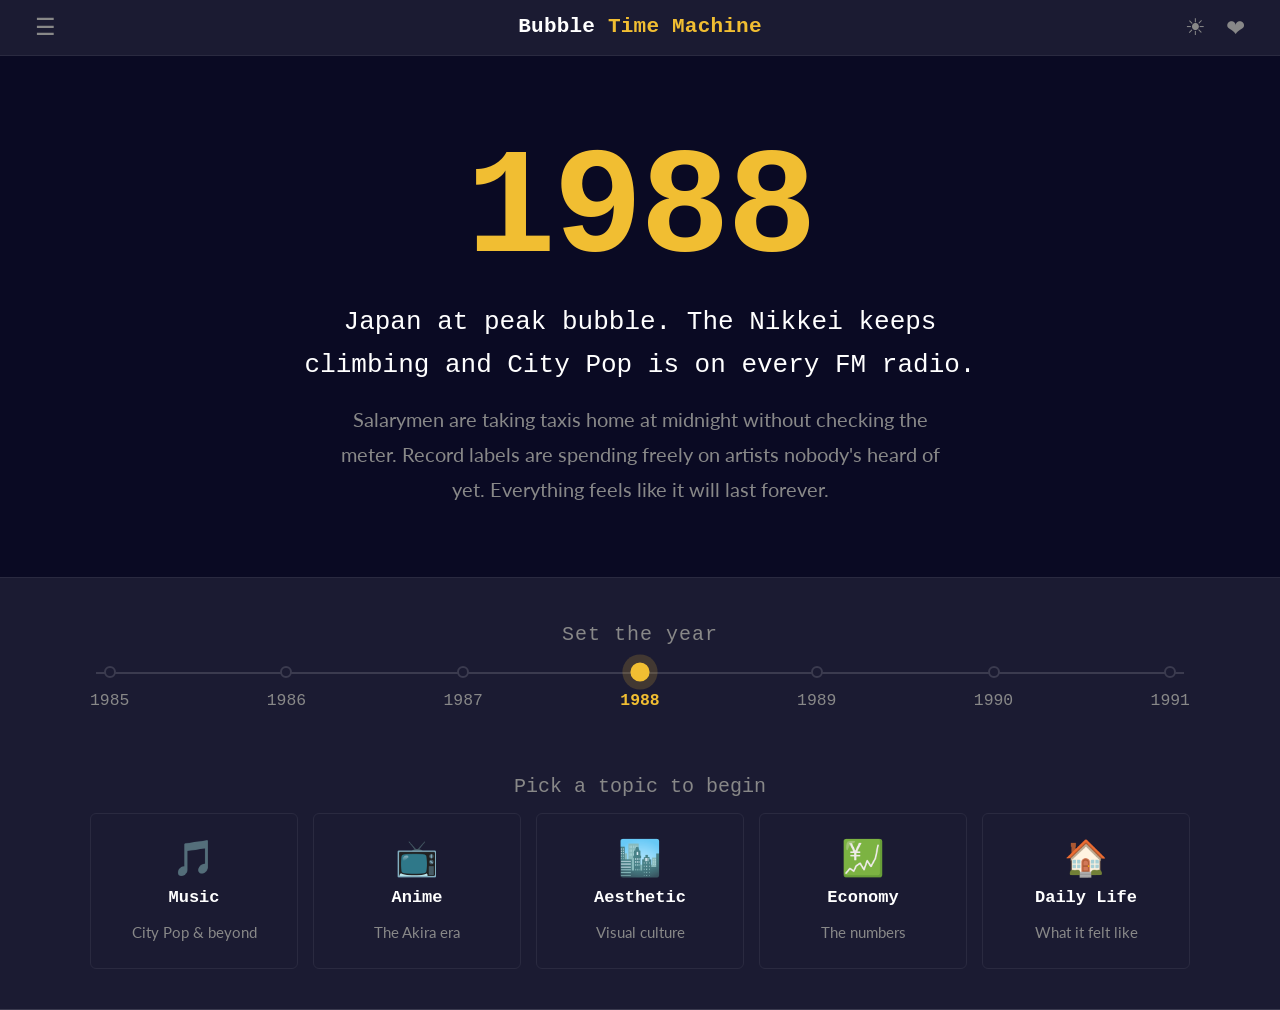
<file: index.html>
<!DOCTYPE html>
<html lang="en">
<head>
  <meta charset="UTF-8" />
  <meta name="viewport" content="width=device-width, initial-scale=1.0, viewport-fit=cover" />
  <title>Bubble Time Machine</title>
  <meta name="description" content="Explore Japan's bubble economy through music, anime, aesthetics, economics, and daily life. 140 deep-dive sections covering 1985–1991." />
  <meta property="og:title" content="Bubble Time Machine" />
  <meta property="og:description" content="An interactive guide to Japan's bubble economy era — City Pop, Akira, luxury culture, and the crash." />
  <meta property="og:type" content="website" />
  <link rel="icon" type="image/png" href="https://cdn.freecodecamp.org/universal/favicons/favicon.ico" />
  <link rel="preconnect" href="https://fonts.googleapis.com" />
  <link rel="preconnect" href="https://fonts.gstatic.com" crossorigin />
  <link href="https://fonts.googleapis.com/css2?family=Lato:ital,wght@0,300;0,400;0,700;1,400&display=swap" rel="stylesheet" />
  <link rel="stylesheet" href="style.css" />
</head>
<body>

  <!-- ════════════════════ NAV ════════════════════ -->
  <nav class="nav" role="navigation" aria-label="Main navigation">
    <div class="nav-left">
      <button class="nav-icon-btn" id="dashboardBtn" aria-label="Open dashboard">&#9776;</button>
    </div>
    <div class="nav-brand">
      <span class="nav-brand-white">Bubble</span><span class="nav-brand-yellow"> Time Machine</span>
    </div>
    <div class="nav-right">
      <button class="nav-icon-btn" id="themeToggleBtn" aria-label="Switch to light mode">&#9728;</button>
      <a class="nav-icon-btn nav-icon-btn--heart" href="https://www.freecodecamp.org/donate/" target="_blank" rel="noopener noreferrer" aria-label="Support freeCodeCamp">&#10084;</a>
    </div>
  </nav>

  <!-- ════════════════════ DASHBOARD ════════════════════ -->
  <div class="dashboard-overlay" id="dashboardOverlay"></div>
  <aside class="dashboard-panel" id="dashboardPanel" aria-label="Progress dashboard">
    <div class="dashboard-header">
      <span class="dashboard-title">Save Progress</span>
      <button class="dashboard-close" id="dashboardClose" aria-label="Close dashboard">&#10005;</button>
    </div>
    <div class="dashboard-body">

      <div class="dashboard-section">
        <div class="dashboard-section-label">Your name</div>
        <div class="dashboard-name-row">
          <input class="dashboard-input" id="userName" type="text" placeholder="Enter" maxlength="40" />
          <button class="dashboard-btn-sm" id="saveNameBtn">Save</button>
        </div>
      </div>

      <div class="dashboard-section">
        <div class="dashboard-section-label">Progress</div>
        <div id="progressList"></div>
      </div>

      <div class="dashboard-section">
        <div class="dashboard-section-label">Actions</div>
        <div class="action-group">
          <button class="action-row" id="exportBtn">
            <span>Export Progress</span>
          </button>
          <button class="action-row" id="importBtn">
            <span>Import Progress</span>
          </button>
        </div>
        <input type="file" id="importFile" accept=".json" style="display:none" />
        <button class="action-reset" id="resetBtn">Reset all progress</button>
      </div>

      <p class="dashboard-note">Progress is stored in this browser only. Use Export / Import to move it across devices.</p>

    </div>
  </aside>

  <!-- ════════════════════ HERO ════════════════════ -->
  <section class="hero" id="heroSection" aria-label="Year overview">
    <div class="hero-inner">
      <div class="hero-text">
        <div class="hero-year" id="heroYear" aria-live="polite">1988</div>
        <div class="hero-mood" id="heroMood">Japan at peak bubble. The Nikkei keeps climbing and City Pop is on every FM radio.</div>
        <p class="hero-sub" id="heroSub">Salarymen are taking taxis home at midnight without checking the meter. Record labels are spending freely on artists nobody's heard of yet. Everything feels like it will last forever.</p>
      </div>
    </div>
  </section>

  <!-- ════════════════════ TIMELINE + ENTRY POINTS ════════════════════ -->
  <section class="timeline-section" aria-label="Year and topic selection">
    <div class="timeline-wrap">
      <p class="era-label">Set the year</p>
      <div class="timeline-scroll">
        <div class="timeline-nodes" id="yearSelector" role="group" aria-label="Select a year">
          <!-- Built by app.js -->
        </div>
      </div>
      <p class="entry-label" id="entryLabel">Pick a topic to begin</p>
      <div class="entry-grid" id="entryGrid" role="list">
        <!-- Built by app.js -->
      </div>
    </div>
  </section>


<!-- ════════════════════ CONTENT AREA ════════════════════ -->
  <main class="content-area" id="contentArea" hidden aria-label="Content">

    <!-- Left column -->
    <div class="content-left">

      <div class="reading-progress-bar">
        <div class="reading-progress-fill" id="readingProgressFill"></div>
      </div>

      <div class="content-breadcrumb" id="contentBreadcrumb"></div>
      <div class="year-context" id="yearContext"></div>

      <div class="section-nav">
        <button class="section-arrow" id="prevSection" aria-label="Previous section">&#8592;</button>
        <span class="section-counter" id="sectionCounter"></span>
        <button class="section-arrow" id="nextSection" aria-label="Next section">&#8594;</button>
      </div>

      <h2 class="content-title" id="contentTitle"></h2>

      <div class="section-text" id="sectionText"></div>

    </div>

  </main>

  <script src="data/content.js"></script>
  <script src="app.js"></script>
</body>
</html>
</file>
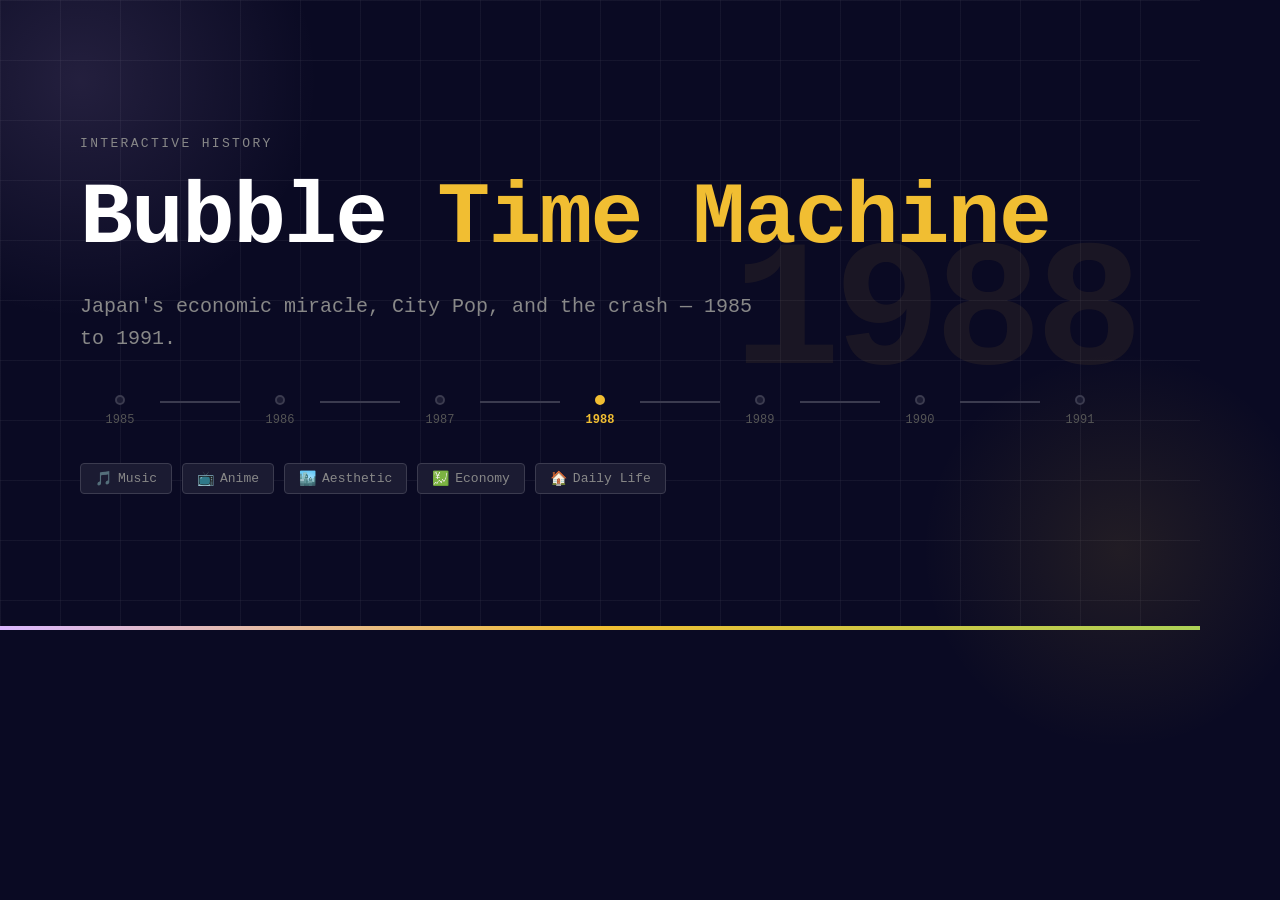
<file: og-render.html>
<!DOCTYPE html>
<html>
<head>
<meta charset="UTF-8" />
<style>
  * { margin: 0; padding: 0; box-sizing: border-box; }

  body {
    width: 1200px;
    height: 630px;
    overflow: hidden;
    background: #0a0a23;
    font-family: 'Courier New', Courier, monospace;
    position: relative;
  }

  /* Subtle grid overlay */
  .grid {
    position: absolute;
    inset: 0;
    background-image:
      linear-gradient(rgba(59,59,79,0.25) 1px, transparent 1px),
      linear-gradient(90deg, rgba(59,59,79,0.25) 1px, transparent 1px);
    background-size: 60px 60px;
  }

  /* Accent glow top-left */
  .glow-tl {
    position: absolute;
    top: -160px;
    left: -160px;
    width: 480px;
    height: 480px;
    border-radius: 50%;
    background: radial-gradient(circle, rgba(219,184,255,0.12) 0%, transparent 70%);
  }

  /* Accent glow bottom-right */
  .glow-br {
    position: absolute;
    bottom: -120px;
    right: -120px;
    width: 400px;
    height: 400px;
    border-radius: 50%;
    background: radial-gradient(circle, rgba(241,190,50,0.10) 0%, transparent 70%);
  }

  .container {
    position: relative;
    z-index: 10;
    width: 100%;
    height: 100%;
    display: flex;
    flex-direction: column;
    justify-content: center;
    padding: 64px 80px;
  }

  .eyebrow {
    font-size: 13px;
    color: #888;
    letter-spacing: 0.18em;
    text-transform: uppercase;
    margin-bottom: 24px;
  }

  .title-line {
    display: flex;
    align-items: baseline;
    gap: 0;
    margin-bottom: 8px;
    line-height: 1;
  }

  .title-bubble {
    font-size: 88px;
    font-weight: bold;
    color: #ffffff;
    letter-spacing: -0.02em;
  }

  .title-tm {
    font-size: 88px;
    font-weight: bold;
    color: #f1be32;
    letter-spacing: -0.02em;
  }

  .subtitle {
    font-size: 20px;
    color: #888;
    margin-top: 20px;
    max-width: 680px;
    line-height: 1.6;
    font-family: 'Courier New', monospace;
  }

  .year-row {
    display: flex;
    align-items: center;
    gap: 0;
    margin-top: 40px;
  }

  .year-node {
    display: flex;
    flex-direction: column;
    align-items: center;
    gap: 8px;
    flex: 1;
    max-width: 80px;
  }

  .year-dot {
    width: 10px;
    height: 10px;
    border-radius: 50%;
    border: 2px solid #3b3b4f;
    background: #1b1b32;
  }

  .year-dot.highlight {
    border-color: #f1be32;
    background: #f1be32;
  }

  .year-label {
    font-size: 12px;
    color: #555;
    white-space: nowrap;
  }

  .year-label.highlight {
    color: #f1be32;
    font-weight: bold;
  }

  .year-line-wrap {
    flex: 1;
    height: 2px;
    background: #3b3b4f;
    margin-bottom: 18px;
  }

  .tags {
    display: flex;
    gap: 10px;
    margin-top: 36px;
  }

  .tag {
    background: #1b1b32;
    border: 1px solid #3b3b4f;
    border-radius: 4px;
    padding: 6px 14px;
    font-size: 13px;
    color: #888;
    display: flex;
    align-items: center;
    gap: 6px;
  }

  .tag .icon { font-size: 14px; }

  /* Right side decorative year */
  .deco-year {
    position: absolute;
    right: 64px;
    top: 50%;
    transform: translateY(-50%);
    font-size: 180px;
    font-weight: bold;
    color: rgba(241,190,50,0.07);
    letter-spacing: -0.04em;
    line-height: 1;
    pointer-events: none;
    user-select: none;
  }

  /* Bottom bar */
  .bottom-bar {
    position: absolute;
    bottom: 0;
    left: 0;
    right: 0;
    height: 4px;
    background: linear-gradient(90deg, #dbb8ff 0%, #f1be32 50%, #acd157 100%);
  }
</style>
</head>
<body>
  <div class="grid"></div>
  <div class="glow-tl"></div>
  <div class="glow-br"></div>
  <div class="deco-year">1988</div>

  <div class="container">
    <div class="eyebrow">Interactive History</div>

    <div class="title-line">
      <span class="title-bubble">Bubble&nbsp;</span><span class="title-tm">Time Machine</span>
    </div>

    <div class="subtitle">Japan's economic miracle, City Pop, and the crash&nbsp;—&nbsp;1985 to 1991.</div>

    <div class="year-row">
      <div class="year-node">
        <div class="year-dot"></div>
        <div class="year-label">1985</div>
      </div>
      <div class="year-line-wrap"></div>
      <div class="year-node">
        <div class="year-dot"></div>
        <div class="year-label">1986</div>
      </div>
      <div class="year-line-wrap"></div>
      <div class="year-node">
        <div class="year-dot"></div>
        <div class="year-label">1987</div>
      </div>
      <div class="year-line-wrap"></div>
      <div class="year-node">
        <div class="year-dot highlight"></div>
        <div class="year-label highlight">1988</div>
      </div>
      <div class="year-line-wrap"></div>
      <div class="year-node">
        <div class="year-dot"></div>
        <div class="year-label">1989</div>
      </div>
      <div class="year-line-wrap"></div>
      <div class="year-node">
        <div class="year-dot"></div>
        <div class="year-label">1990</div>
      </div>
      <div class="year-line-wrap"></div>
      <div class="year-node">
        <div class="year-dot"></div>
        <div class="year-label">1991</div>
      </div>
    </div>

    <div class="tags">
      <div class="tag"><span class="icon">🎵</span> Music</div>
      <div class="tag"><span class="icon">📺</span> Anime</div>
      <div class="tag"><span class="icon">🏙️</span> Aesthetic</div>
      <div class="tag"><span class="icon">💹</span> Economy</div>
      <div class="tag"><span class="icon">🏠</span> Daily Life</div>
    </div>
  </div>

  <div class="bottom-bar"></div>
</body>
</html>
</file>
<file: style.css>
/* ════════════════════════════════════════════════
   BUBBLE TIME MACHINE — Design System
   freeCodeCamp palette · Lato body · Courier New UI
   ════════════════════════════════════════════════ */

/* ── Custom Properties ── */
:root {
  --bg-primary:    #0a0a23;
  --bg-secondary:  #1b1b32;
  --bg-tertiary:   #2a2a40;
  --border:        #3b3b4f;
  --text-primary:  #ffffff;
  --text-muted:    #888888;
  --accent-purple: #dbb8ff;
  --accent-yellow: #f1be32;
  --accent-green:  #acd157;
  --text-body:     #dfdfe2;

  --font-mono: 'Courier New', Courier, monospace;
  --font-body: 'Lato', sans-serif;

  --nav-height: 56px;
  --max-width: 1100px;
  --radius: 6px;

  --transition: 0.18s ease;
}

/* ── Reset ── */
*, *::before, *::after {
  box-sizing: border-box;
  margin: 0;
  padding: 0;
}

html {
  scroll-behavior: smooth;
  font-size: 20px;
}

body {
  background-color: var(--bg-primary);
  color: var(--text-body);
  font-family: var(--font-body);
  font-size: 1rem;
  line-height: 1.65;
  min-height: 100vh;
}

/* ════════════════════ NAV ════════════════════ */

.nav {
  position: sticky;
  top: 0;
  z-index: 200;
  height: var(--nav-height);
  background-color: var(--bg-secondary);
  border-bottom: 1px solid var(--bg-tertiary);
  display: grid;
  grid-template-columns: 1fr auto 1fr;
  align-items: center;
  padding: 0 1.25rem;
}

.nav-left {
  display: flex;
  align-items: center;
}

.nav-right {
  display: flex;
  align-items: center;
  justify-content: flex-end;
}

.nav-icon-btn {
  background: none;
  border: none;
  color: var(--text-muted);
  cursor: pointer;
  font-size: 1.15rem;
  width: 2rem;
  height: 2rem;
  border-radius: 50%;
  display: flex;
  align-items: center;
  justify-content: center;
  transition: color var(--transition), background var(--transition);
  text-decoration: none;
  line-height: 1;
}

.nav-icon-btn:hover {
  color: var(--text-primary);
  background: transparent;
  filter: drop-shadow(0 0 5px var(--text-primary));
}

.nav-icon-btn--heart:hover {
  color: #ff6b6b;
  filter: drop-shadow(0 0 5px #ff6b6b);
}

.nav-brand {
  font-family: var(--font-mono);
  font-size: 1.05rem;
  font-weight: bold;
  white-space: nowrap;
  flex-shrink: 0;
  letter-spacing: 0.01em;
}

.nav-brand-white {
  color: var(--text-primary);
}

.nav-brand-yellow {
  color: var(--accent-yellow);
}


/* ════════════════════ TIMELINE ════════════════════ */

.timeline-section {
  background-color: var(--bg-secondary);
  border-bottom: 1px solid var(--border);
  padding: 0 2rem;
}

.timeline-wrap {
  max-width: var(--max-width);
  margin: 0 auto;
  padding: 2rem 0;
}

.timeline-nodes {
  display: flex;
  justify-content: space-between;
  align-items: flex-start;
  position: relative;
}

/* Connecting line through all dots */
.timeline-nodes::before {
  content: '';
  position: absolute;
  left: 6px;
  right: 6px;
  top: 6px; /* vertically centered on a 12px dot */
  height: 2px;
  background: var(--border);
  z-index: 0;
  pointer-events: none;
}

.timeline-node {
  display: flex;
  flex-direction: column;
  align-items: center;
  gap: 0.65rem;
  background: none;
  border: none;
  cursor: pointer;
  padding: 0;
  position: relative;
  z-index: 1;
  transition: transform 0.15s ease;
}

.timeline-node:hover {
  transform: translateY(-3px);
}

.timeline-dot {
  width: 12px;
  height: 12px;
  border-radius: 50%;
  border: 2px solid var(--border);
  background: var(--bg-secondary);
  transition: border-color var(--transition), background var(--transition),
              transform var(--transition), box-shadow var(--transition);
}

.timeline-node:hover .timeline-dot {
  border-color: var(--accent-purple);
  background: var(--accent-purple);
}

.timeline-node.active .timeline-dot {
  border-color: var(--accent-yellow);
  background: var(--accent-yellow);
  transform: scale(1.6);
  box-shadow: 0 0 0 5px rgba(241, 190, 50, 0.18);
}

.timeline-label {
  font-family: var(--font-mono);
  font-size: 0.82rem;
  color: var(--text-muted);
  transition: color var(--transition);
  white-space: nowrap;
}

.timeline-node:hover .timeline-label {
  color: var(--text-primary);
}

.timeline-node.active .timeline-label {
  color: var(--accent-yellow);
  font-weight: bold;
}

/* ════════════════════ HERO ════════════════════ */

.hero {
  background-color: var(--bg-primary);
  padding: 4rem 2rem 3.5rem;
  border-bottom: 1px solid var(--bg-tertiary);
}

.hero-inner {
  max-width: 780px;
  margin: 0 auto;
  text-align: center;
}

.hero-year {
  font-family: var(--font-mono);
  font-size: clamp(4rem, 12vw, 7.5rem);
  font-weight: bold;
  color: var(--accent-yellow);
  line-height: 1;
  margin-bottom: 0.75rem;
  letter-spacing: -0.02em;
}

.hero-mood {
  font-family: var(--font-mono);
  font-size: clamp(1rem, 2.5vw, 1.3rem);
  color: var(--text-primary);
  margin: 0 auto 0.75rem;
  max-width: 680px;
}

.hero-sub {
  font-family: var(--font-body);
  font-size: 1rem;
  color: var(--text-muted);
  margin: 0 auto;
  max-width: 620px;
  line-height: 1.75;
}

/* ════════════════════ ENTRY POINTS ════════════════════ */

.era-label {
  font-family: var(--font-mono);
  font-size: 1rem;
  color: var(--text-muted);
  margin-bottom: 0.75rem;
  text-align: center;
  letter-spacing: 0.05em;
}

.entry-label {
  font-family: var(--font-mono);
  font-size: 1rem;
  color: var(--text-muted);
  margin-top: 3rem;
  margin-bottom: 0.5rem;
  text-align: center;
}

.entry-grid {
  display: grid;
  grid-template-columns: repeat(5, 1fr);
  gap: 0.75rem;
  margin-top: 0;
}

@keyframes card-rise {
  from { opacity: 0; transform: translateY(10px); }
  to   { opacity: 1; transform: translateY(0); }
}

/* Entry card */
.entry-card {
  background-color: var(--bg-secondary);
  border: 1px solid var(--bg-tertiary);
  border-radius: var(--radius);
  padding: 1.25rem 1rem;
  text-align: center;
  cursor: pointer;
  transition: border-color var(--transition), background var(--transition), transform 0.12s ease;
  display: flex;
  flex-direction: column;
  align-items: center;
  gap: 0.5rem;
  position: relative;
  outline: none;
  animation: card-rise 0.4s ease backwards;
}

.entry-card:nth-child(1) { animation-delay: 0.05s; }
.entry-card:nth-child(2) { animation-delay: 0.12s; }
.entry-card:nth-child(3) { animation-delay: 0.19s; }
.entry-card:nth-child(4) { animation-delay: 0.26s; }
.entry-card:nth-child(5) { animation-delay: 0.33s; }

.entry-card:hover {
  border-color: var(--accent-purple);
  background-color: var(--bg-tertiary);
  transform: translateY(-2px);
}

.entry-card.active {
  border-color: var(--accent-yellow);
  background-color: rgba(241, 190, 50, 0.06);
}

.entry-card:focus-visible {
  outline: 2px solid var(--accent-purple);
  outline-offset: 2px;
}

.entry-card-icon {
  font-size: 1.75rem;
  line-height: 1;
}

.entry-card-title {
  font-family: var(--font-mono);
  font-size: 0.85rem;
  font-weight: bold;
  color: var(--text-primary);
}

.entry-card-sub {
  font-family: var(--font-body);
  font-size: 0.75rem;
  color: var(--text-muted);
  line-height: 1.4;
}

/* ════════════════════ CONTENT AREA ════════════════════ */

.content-area {
  max-width: var(--max-width);
  margin: 0 auto;
  padding: 2.5rem 2rem;
  display: grid;
  grid-template-columns: 1fr;
  gap: 2.5rem;
  align-items: start;
}

.content-area[hidden] {
  display: none;
}

/* ── Left column ── */
.content-left {
  display: flex;
  flex-direction: column;
  gap: 1.5rem;
  min-width: 0;
}

/* Section nav */
.section-nav {
  display: flex;
  align-items: center;
  gap: 0.75rem;
}

.section-arrow {
  background: var(--bg-tertiary);
  border: 1px solid var(--border);
  color: var(--text-primary);
  font-size: 1rem;
  width: 2rem;
  height: 2rem;
  border-radius: var(--radius);
  cursor: pointer;
  display: flex;
  align-items: center;
  justify-content: center;
  transition: background var(--transition), border-color var(--transition);
  flex-shrink: 0;
}

.section-arrow:hover:not(:disabled) {
  background: var(--bg-secondary);
  border-color: var(--accent-purple);
}

.section-arrow:disabled {
  opacity: 0.25;
  cursor: default;
}

.section-counter {
  font-family: var(--font-mono);
  font-size: 0.72rem;
  color: var(--text-muted);
  white-space: nowrap;
}

/* Reading progress bar */
.reading-progress-bar {
  height: 2px;
  background: var(--bg-tertiary);
  border-radius: 1px;
  overflow: hidden;
}

.reading-progress-fill {
  height: 100%;
  background: var(--accent-yellow);
  border-radius: 1px;
  width: 0%;
  transition: width 0.35s ease;
}

/* Year context bar */
.year-context {
  font-family: var(--font-mono);
  font-size: 0.72rem;
  color: var(--accent-yellow);
  opacity: 0.8;
  border-left: 2px solid var(--accent-yellow);
  padding-left: 0.65rem;
  line-height: 1.55;
  margin-top: -0.5rem;
}

/* Breadcrumb */
.content-breadcrumb {
  font-family: var(--font-mono);
  font-size: 0.7rem;
  color: var(--text-muted);
  margin-top: 0.75rem;
  letter-spacing: 0.03em;
}

.content-title {
  font-family: var(--font-mono);
  font-size: clamp(1.1rem, 2.3vw, 1.4rem);
  font-weight: bold;
  color: var(--text-primary);
  line-height: 1.3;
  transition: opacity 0.15s ease;
}

.section-text {
  font-family: var(--font-body);
  font-size: 0.95rem;
  color: var(--text-body);
  line-height: 1.85;
  transition: opacity 0.15s ease;
}
.section-text p {
  margin: 0 0 1.2rem;
}
.section-text p:last-child {
  margin-bottom: 0;
}


/* ════════════════════ DASHBOARD ════════════════════ */

.dashboard-overlay {
  position: fixed;
  inset: 0;
  background: rgba(0, 0, 0, 0.55);
  z-index: 300;
  opacity: 0;
  pointer-events: none;
  transition: opacity 0.2s ease;
}

.dashboard-overlay.is-open {
  opacity: 1;
  pointer-events: all;
}

.dashboard-panel {
  position: fixed;
  top: 0;
  left: 0;
  bottom: 0;
  width: 300px;
  background: var(--bg-secondary);
  border-right: 1px solid var(--border);
  z-index: 400;
  display: flex;
  flex-direction: column;
  transform: translateX(-100%);
  transition: transform 0.25s ease;
  overflow-y: auto;
}

.dashboard-panel.is-open {
  transform: translateX(0);
}

.dashboard-header {
  display: flex;
  align-items: center;
  justify-content: space-between;
  padding: 1.1rem 1.25rem 1rem;
  border-bottom: 1px solid var(--border);
  flex-shrink: 0;
}

.dashboard-title {
  font-family: var(--font-mono);
  font-size: 0.85rem;
  color: var(--accent-green);
  letter-spacing: 0.02em;
}

.dashboard-close {
  background: none;
  border: none;
  color: var(--text-muted);
  cursor: pointer;
  font-size: 0.9rem;
  width: 1.75rem;
  height: 1.75rem;
  border-radius: var(--radius);
  display: flex;
  align-items: center;
  justify-content: center;
  transition: color var(--transition), background var(--transition);
}

.dashboard-close:hover {
  color: var(--text-primary);
  background: var(--bg-tertiary);
}

.dashboard-body {
  flex: 1;
  padding: 1.25rem;
  display: flex;
  flex-direction: column;
  gap: 1.5rem;
}

.dashboard-section {
  display: flex;
  flex-direction: column;
  gap: 0.6rem;
}

.dashboard-section-label {
  font-family: var(--font-mono);
  font-size: 0.85rem;
  color: var(--text-muted);
  letter-spacing: 0.1em;
  text-transform: uppercase;
}

.dashboard-name-row {
  display: flex;
  gap: 0.5rem;
}

.dashboard-input {
  flex: 1;
  min-width: 0;
  background: var(--bg-primary);
  border: 1px solid var(--border);
  border-radius: var(--radius);
  color: var(--text-primary);
  font-family: var(--font-mono);
  font-size: 0.85rem;
  padding: 0.45rem 0.65rem;
  outline: none;
  transition: border-color var(--transition);
}

.dashboard-input:focus {
  border-color: var(--accent-purple);
}

.dashboard-btn-sm {
  background: var(--bg-tertiary);
  border: 1px solid var(--border);
  border-radius: var(--radius);
  color: var(--text-primary);
  font-family: var(--font-mono);
  font-size: 0.85rem;
  padding: 0.45rem 0.65rem;
  cursor: pointer;
  white-space: nowrap;
  transition: border-color var(--transition), background var(--transition);
}

.dashboard-btn-sm:hover {
  border-color: var(--accent-purple);
}

/* Progress bars */
.progress-item {
  margin-bottom: 0.65rem;
}

.progress-item-header {
  display: flex;
  justify-content: space-between;
  align-items: baseline;
  margin-bottom: 0.3rem;
}

.progress-item-name {
  font-family: var(--font-mono);
  font-size: 0.85rem;
  color: var(--text-body);
}

.progress-item-count {
  font-family: var(--font-mono);
  font-size: 0.85rem;
  color: var(--text-muted);
}

.progress-bar-track {
  height: 3px;
  background: var(--bg-tertiary);
  border-radius: 2px;
  overflow: hidden;
}

.progress-bar-fill {
  height: 100%;
  background: var(--accent-yellow);
  border-radius: 2px;
  transition: width 0.35s ease;
}

/* Action buttons */
.action-group {
  background: var(--bg-primary);
  border: 1px solid var(--border);
  border-radius: var(--radius);
  overflow: hidden;
  display: flex;
  flex-direction: column;
}

.action-row {
  display: flex;
  align-items: center;
  width: auto;
  padding: 0.4rem 0;
  background: none;
  border: none;
  color: var(--text-body);
  font-family: var(--font-mono);
  font-size: 0.85rem;
  justify-content: center;
  cursor: pointer;
  text-align: center;
  transition: background var(--transition), color var(--transition);
}

.action-row + .action-row {
  border-top: 1px solid var(--border);
}

.action-row:hover {
  background: var(--bg-tertiary);
  color: var(--text-primary);
}

.action-row-icon {
  color: var(--text-muted);
  font-size: 0.85rem;
  width: 1rem;
  text-align: center;
  flex-shrink: 0;
  transition: color var(--transition);
}

.action-row:hover .action-row-icon {
  color: var(--accent-purple);
}

.action-reset {
  background: none;
  border: none;
  color: var(--text-muted);
  font-family: var(--font-mono);
  font-size: 0.85rem;
  cursor: pointer;
  padding: 0.35rem 0;
  text-align: left;
  transition: color var(--transition);
  letter-spacing: 0.02em;
}

.action-reset:hover {
  color: #ff6b6b;
}

.dashboard-note {
  font-family: var(--font-body);
  font-size: 0.85rem;
  color: var(--text-muted);
  line-height: 1.65;
  border-top: 1px solid var(--border);
  padding-top: 1rem;
  margin-top: auto;
}

/* ════════════════════ LIGHT MODE ════════════════════ */

[data-theme="light"] {
  --bg-primary:    #f5f6f7;
  --bg-secondary:  #ffffff;
  --bg-tertiary:   #dfdfe2;
  --border:        #d0d0d5;
  --text-primary:  #0a0a23;
  --text-muted:    #3b3b4f;
  --accent-purple: #5a01a7;
  --accent-yellow: #4d3800;
  --accent-green:  #00471b;
  --text-body:     #1b1b32;
}

[data-theme="light"] .timeline-node.active .timeline-dot {
  box-shadow: 0 0 0 5px rgba(77, 56, 0, 0.15);
}

[data-theme="light"] .entry-card.active {
  background-color: rgba(77, 56, 0, 0.07);
}

[data-theme="light"] .dashboard-overlay {
  background: rgba(10, 10, 35, 0.4);
}

/* ════════════════════ UTILITY ════════════════════ */

.visually-hidden {
  position: absolute;
  width: 1px;
  height: 1px;
  overflow: hidden;
  clip: rect(0, 0, 0, 0);
  white-space: nowrap;
}

/* ════════════════════ RESPONSIVE ════════════════════ */

/* ── Tablet (≤ 900px) ── */
@media (max-width: 900px) {
  html {
    font-size: 18px;
  }

  .content-area {
    grid-template-columns: 1fr;
    gap: 0;
  }

  /* Wider dashboard on tablet */
  .dashboard-panel {
    width: 320px;
  }
}

/* ── Large phone (≤ 700px) ── */
@media (max-width: 700px) {
  html {
    font-size: 16px;
  }

  .hero {
    padding: 2.5rem 1.25rem 2rem;
  }

  .hero-year {
    font-size: clamp(3rem, 18vw, 5rem);
  }

  .timeline-section {
    padding: 0 1.25rem;
  }

  .timeline-wrap {
    padding: 1.5rem 0;
  }


  .entry-grid {
    grid-template-columns: repeat(3, 1fr);
    gap: 0.6rem;
  }

  .content-area {
    padding: 2rem 1.25rem;
  }
}

/* ── Mobile (≤ 480px) ── */
@media (max-width: 480px) {
  html {
    font-size: 15px;
  }

  /* Nav */
  .nav {
    padding: 0 0.85rem;
  }

  .nav-brand {
    font-size: 0.92rem;
  }

  /* Bigger touch targets for nav icons */
  .nav-icon-btn {
    width: 2.4rem;
    height: 2.4rem;
    font-size: 1.2rem;
  }

  /* Timeline: allow horizontal scroll on tiny screens */
  .timeline-section {
    padding: 0 1rem;
  }

  /* Scroll only the year nodes — keeps entry-grid unaffected,
     and timeline-nodes has no overflow so active dot box-shadow isn't clipped */
  .timeline-scroll {
    overflow-x: auto;
    -webkit-overflow-scrolling: touch;
    padding-bottom: 0.5rem;
  }

  .timeline-nodes {
    min-width: max-content;
    padding-top: 1rem;
    justify-content: flex-start;
    gap: 0;
  }

  .timeline-nodes::before {
    top: calc(1rem + 6px);
  }

  /* Each node gets a fixed minimum width so they stay readable */
  .timeline-node {
    min-width: 3rem;
    flex: 1;
  }

  .timeline-label {
    font-size: 0.7rem;
  }

  /* Hero */
  .hero {
    padding: 2rem 1rem 1.75rem;
  }

  /* Entry grid: 2 columns */
  .entry-grid {
    grid-template-columns: repeat(2, 1fr);
    gap: 0.5rem;
    margin-top: 1.75rem;
  }

  /* 5th card alone in last row — center it */
  .entry-card:last-child:nth-child(odd) {
    grid-column: 1 / -1;
    max-width: calc(50% - 0.25rem);
    justify-self: center;
  }

  .entry-card {
    padding: 1rem 0.75rem;
  }

  .entry-card-icon {
    font-size: 1.4rem;
  }

  /* Content area */
  .content-area {
    padding: 1.5rem 1rem;
  }

  /* Section nav arrows: larger touch targets */
  .section-arrow {
    width: 2.5rem;
    height: 2.5rem;
    font-size: 1.1rem;
  }

  /* Dashboard full-width on small phones */
  .dashboard-panel {
    width: 100%;
    max-width: none;
    border-right: none;
  }
}

/* ── Very small (≤ 360px) ── */
@media (max-width: 360px) {
  .nav-brand {
    font-size: 0.82rem;
  }

  .entry-grid {
    grid-template-columns: repeat(2, 1fr);
  }

  .hero-year {
    font-size: clamp(2.5rem, 20vw, 4rem);
  }
}

/* ── Reduced motion ── */
@media (prefers-reduced-motion: reduce) {
  *, *::before, *::after {
    animation-duration: 0.01ms !important;
    animation-iteration-count: 1 !important;
    transition-duration: 0.01ms !important;
  }

  html {
    scroll-behavior: auto;
  }
}
</file>
